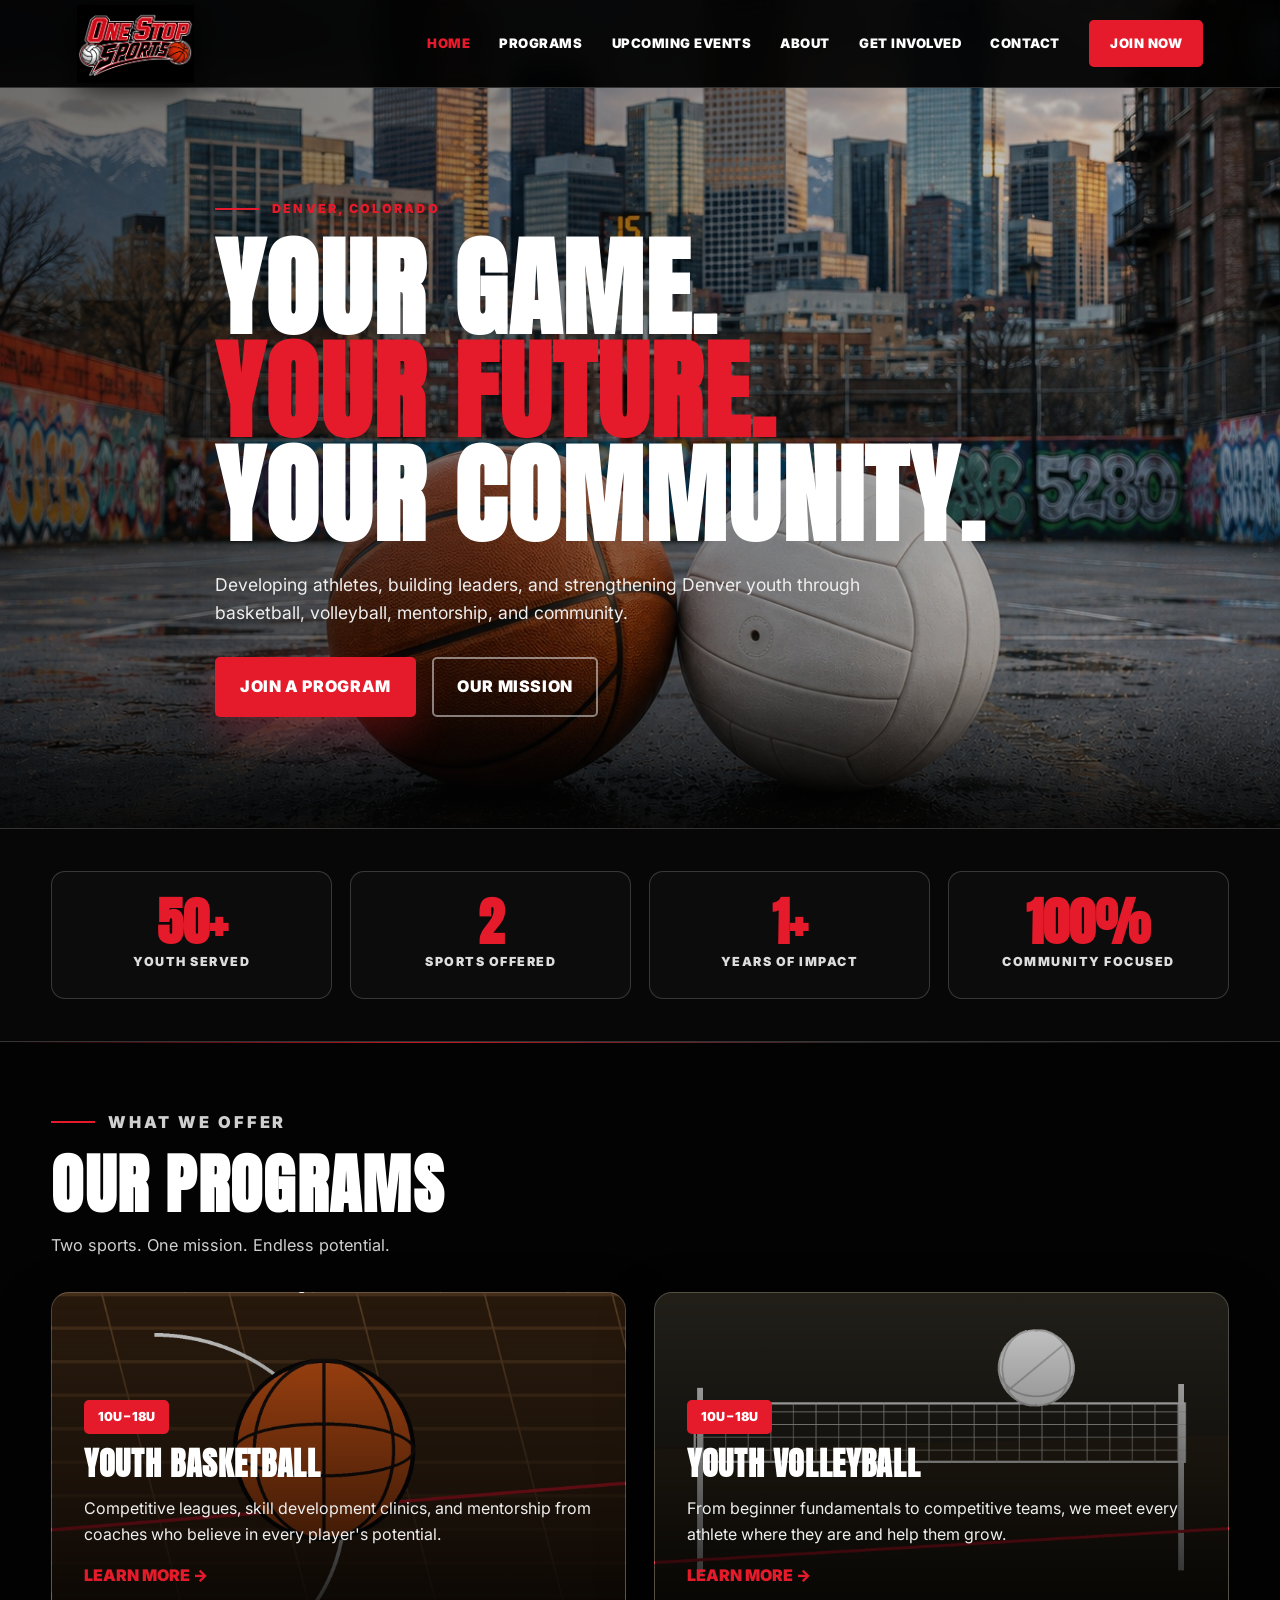
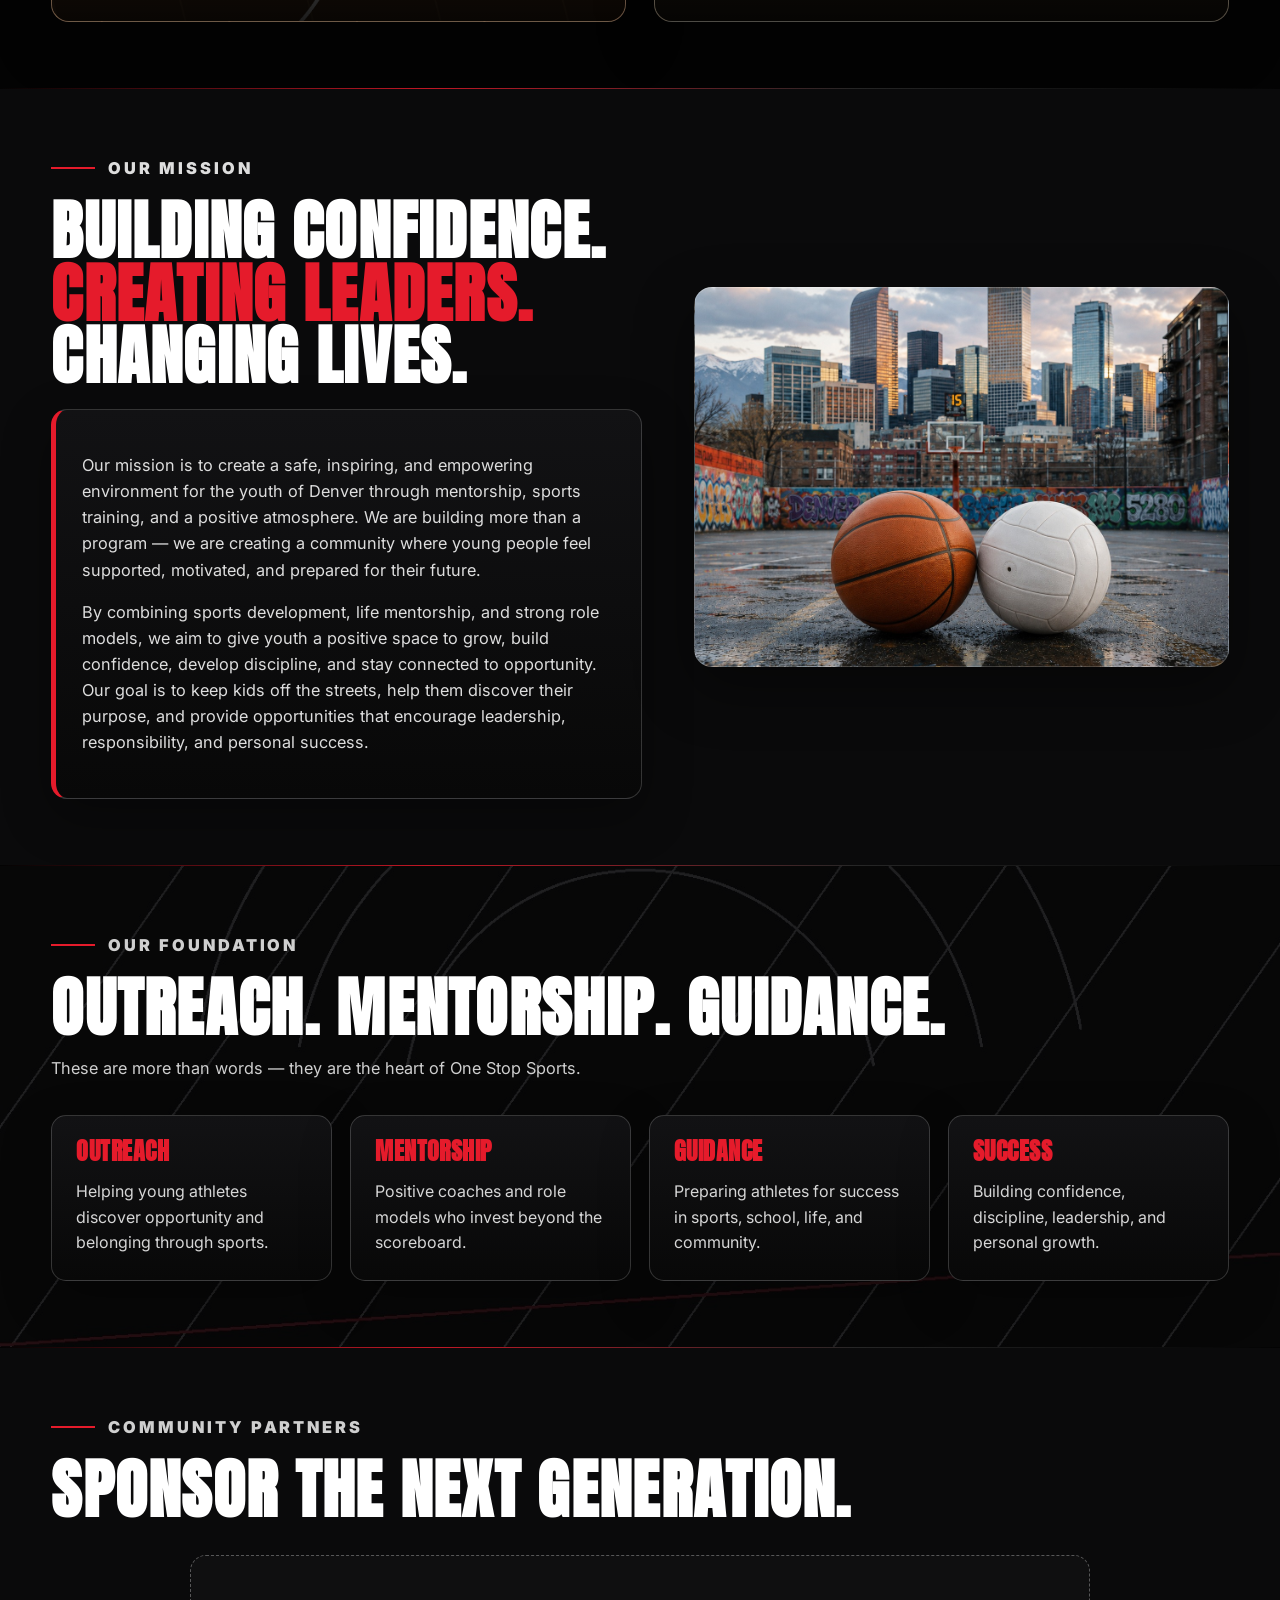
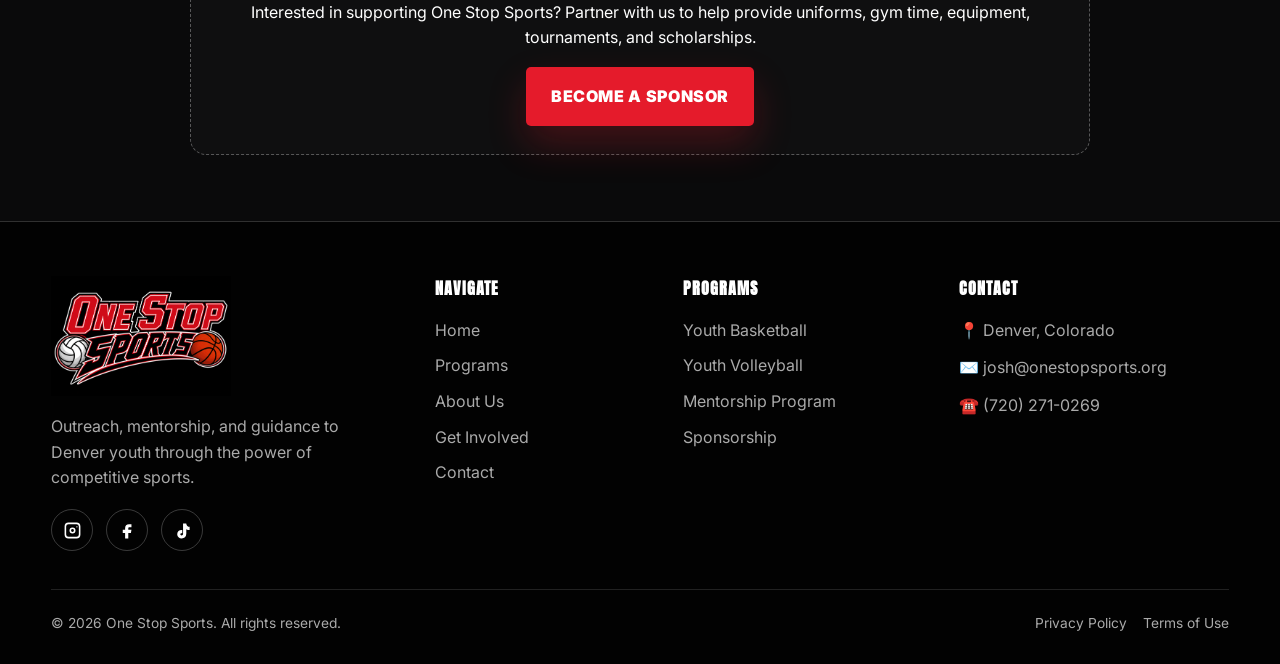
<file: index.html>
<!doctype html>
<html lang="en">
<head>
  <meta charset="utf-8">
  <meta name="viewport" content="width=device-width,initial-scale=1">
  <title>One Stop Sports | Denver Youth Basketball & Volleyball</title>
  <meta name="description" content="One Stop Sports empowers Denver youth through basketball, volleyball, mentorship, and community.">
  <link rel="stylesheet" href="css/styles.css">
</head>
<body>
<header class="header">
  <a class="logo" href="index.html"><img src="./assets/logo.png" alt="One Stop Sports logo"></a>
  <button class="menu" aria-label="Open menu">☰</button>
  <nav class="nav"><a class="active" href="index.html">Home</a><a class="" href="programs.html">Programs</a><a class="" href="upcoming-events.html">Upcoming Events</a><a class="" href="about.html">About</a><a class="" href="get-involved.html">Get Involved</a><a class="" href="contact.html">Contact</a><a class="join" href="get-involved.html">Join Now</a></nav>
</header>
<main>
  <section class="hero">
    <div class="container hero-content reveal">
      <p class="eyebrow">Denver, Colorado</p>
      <h1>Your Game.<br><span>Your Future.</span><br>Your Community.</h1>
      <p class="lead">Developing athletes, building leaders, and strengthening Denver youth through basketball, volleyball, mentorship, and community.</p>
      <div class="btns">
        <a class="btn red" href="get-involved.html">Join a Program</a>
        <a class="btn dark" href="about.html">Our Mission</a>
      </div>
    </div>
  </section>

  <section class="stats section-border">
    <div class="container stats-grid">
      <div class="stat"><strong>50+</strong><span>Youth Served</span></div>
      <div class="stat"><strong>2</strong><span>Sports Offered</span></div>
      <div class="stat"><strong>1+</strong><span>Years of Impact</span></div>
      <div class="stat"><strong>100%</strong><span>Community Focused</span></div>
    </div>
  </section>
  <div class="red-line"></div>

  <section class="section">
    <div class="container">
      <div class="section-head reveal">
        <p class="eyebrow">What We Offer</p>
        <h2>Our Programs</h2>
        <p>Two sports. One mission. Endless potential.</p>
      </div>
      <div class="cards">
        <article class="program-card basketball reveal">
          <div class="content">
            <span class="badge">10U – 18U</span>
            <h3>Youth Basketball</h3>
            <p>Competitive leagues, skill development clinics, and mentorship from coaches who believe in every player's potential.</p>
            <a href="programs.html">Learn More →</a>
          </div>
        </article>
        <article class="program-card volleyball reveal">
          <div class="content">
            <span class="badge">10U – 18U</span>
            <h3>Youth Volleyball</h3>
            <p>From beginner fundamentals to competitive teams, we meet every athlete where they are and help them grow.</p>
            <a href="programs.html">Learn More →</a>
          </div>
        </article>
      </div>
    </div>
  </section>
  <div class="red-line"></div>

  <section class="section alt">
    <div class="container split">
      <div class="reveal">
        <p class="eyebrow">Our Mission</p>
        <h2>Building confidence. <span>Creating leaders.</span> Changing lives.</h2>
        <div class="mission-card"><p>Our mission is to create a safe, inspiring, and empowering environment for the youth of Denver through mentorship, sports training, and a positive atmosphere. We are building more than a program — we are creating a community where young people feel supported, motivated, and prepared for their future.</p><p>By combining sports development, life mentorship, and strong role models, we aim to give youth a positive space to grow, build confidence, develop discipline, and stay connected to opportunity. Our goal is to keep kids off the streets, help them discover their purpose, and provide opportunities that encourage leadership, responsibility, and personal success.</p></div>
      </div>
      <div class="photo reveal"></div>
    </div>
  </section>
  <div class="red-line"></div>

  <section class="section texture">
    <div class="container">
      <div class="section-head reveal">
        <p class="eyebrow">Our Foundation</p>
        <h2>Outreach. Mentorship. Guidance.</h2>
        <p>These are more than words — they are the heart of One Stop Sports.</p>
      </div>
      <div class="value-grid">
        <div class="value-card reveal"><h3>Outreach</h3><p>Helping young athletes discover opportunity and belonging through sports.</p></div>
        <div class="value-card reveal"><h3>Mentorship</h3><p>Positive coaches and role models who invest beyond the scoreboard.</p></div>
        <div class="value-card reveal"><h3>Guidance</h3><p>Preparing athletes for success in sports, school, life, and community.</p></div>
        <div class="value-card reveal"><h3>Success</h3><p>Building confidence, discipline, leadership, and personal growth.</p></div>
      </div>
    </div>
  </section>
  <div class="red-line"></div>

  <section class="section alt">
    <div class="container">
      <div class="section-head reveal">
        <p class="eyebrow">Community Partners</p>
        <h2>Sponsor the next generation.</h2>
      </div>
      <div class="sponsor-box reveal">
        <p>Interested in supporting One Stop Sports? Partner with us to help provide uniforms, gym time, equipment, tournaments, and scholarships.</p>
        <a class="btn red" href="contact.html">Become a Sponsor</a>
      </div>
    </div>
  </section>
</main>
<footer>
  <div class="container">
    <div class="footer-top">
      <div>
        <img class="footer-logo" src="./assets/logo.png" alt="One Stop Sports logo">
        <p>Outreach, mentorship, and guidance to Denver youth through the power of competitive sports.</p>
        <div class="socials">
          <a href="#" aria-label="Instagram"><svg viewBox="0 0 24 24"><path d="M7 2h10a5 5 0 0 1 5 5v10a5 5 0 0 1-5 5H7a5 5 0 0 1-5-5V7a5 5 0 0 1 5-5zm0 2a3 3 0 0 0-3 3v10a3 3 0 0 0 3 3h10a3 3 0 0 0 3-3V7a3 3 0 0 0-3-3H7zm5 4.2A3.8 3.8 0 1 1 12 15.8 3.8 3.8 0 0 1 12 8.2zm0 2A1.8 1.8 0 1 0 12 13.8 1.8 1.8 0 0 0 12 10.2zM17.6 6.5a.9.9 0 1 1-.9.9.9.9 0 0 1 .9-.9z"/></svg></a>
          <a href="#" aria-label="Facebook"><svg viewBox="0 0 24 24"><path d="M14 8h3V4h-3c-3.3 0-5 2-5 5v2H6v4h3v7h4v-7h3.3l.7-4h-4V9c0-.7.3-1 1-1z"/></svg></a>
          <a href="#" aria-label="TikTok"><svg viewBox="0 0 24 24"><path d="M16.7 3c.4 2.6 1.9 4.1 4.3 4.4v4.1a8.6 8.6 0 0 1-4.2-1.1v5.8c0 3.7-2.5 5.8-5.8 5.8-3.1 0-5.7-2.1-5.7-5.3 0-3.6 3-5.6 6.4-5.2v4.1c-1.3-.4-2.4.2-2.4 1.2 0 .9.7 1.4 1.6 1.4 1 0 1.8-.5 1.8-2.1V3h4z"/></svg></a>
        </div>
      </div>
      <div>
        <h4 class="footer-title">Navigate</h4>
        <div class="footer-links">
          <a href="index.html">Home</a>
          <a href="programs.html">Programs</a>
          <a href="about.html">About Us</a>
          <a href="get-involved.html">Get Involved</a>
          <a href="contact.html">Contact</a>
        </div>
      </div>
      <div>
        <h4 class="footer-title">Programs</h4>
        <div class="footer-links">
          <a href="programs.html">Youth Basketball</a>
          <a href="programs.html">Youth Volleyball</a>
          <a href="programs.html">Mentorship Program</a>
          <a href="get-involved.html">Sponsorship</a>
        </div>
      </div>
      <div class="footer-contact">
        <h4 class="footer-title">Contact</h4>
        <p>📍 Denver, Colorado</p>
        <p>✉️ <a href="mailto:josh@onestopsports.org">josh@onestopsports.org</a></p>
        <p>☎️ <a href="tel:7202710269">(720) 271-0269</a></p>
      </div>
    </div>
    <div class="footer-bottom">
      <span>© 2026 One Stop Sports. All rights reserved.</span>
      <span>Privacy Policy &nbsp;&nbsp; Terms of Use</span>
    </div>
  </div>
</footer>
<script src="js/main.js"></script>
</body>
</html>
</file>
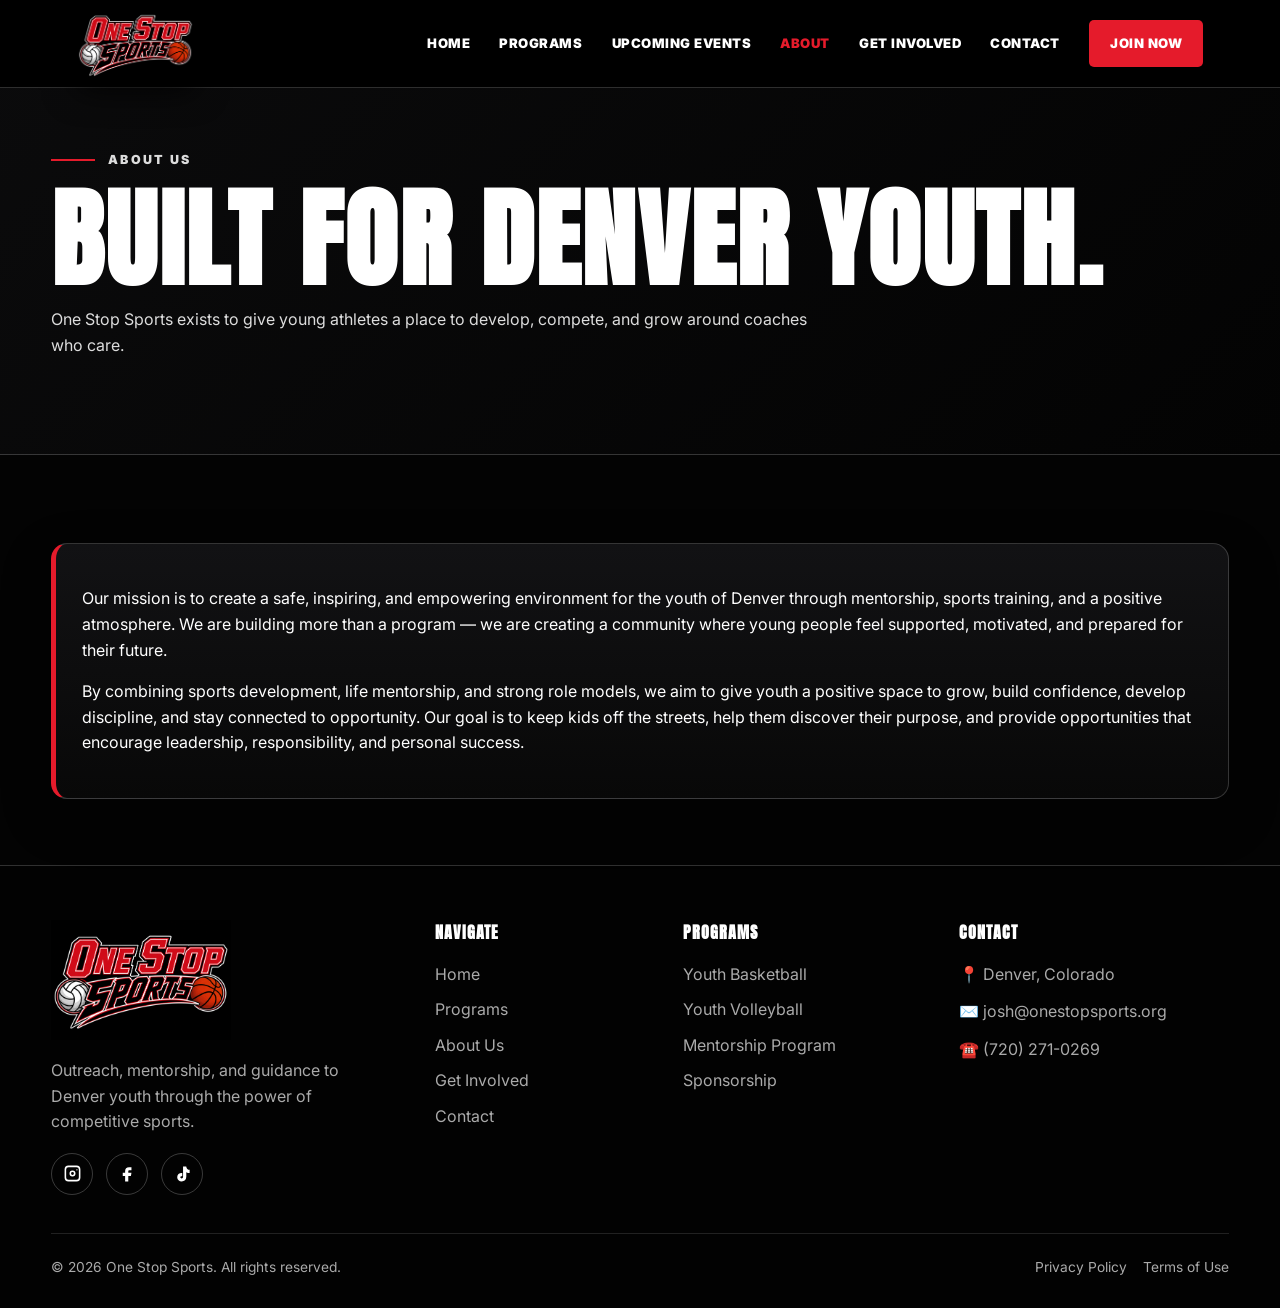
<file: about.html>
<!doctype html>
<html lang="en">
<head>
  <meta charset="utf-8">
  <meta name="viewport" content="width=device-width,initial-scale=1">
  <title>About Us | One Stop Sports</title>
  <link rel="stylesheet" href="css/styles.css">
</head>
<body>
<header class="header">
  <a class="logo" href="index.html"><img src="./assets/logo.png" alt="One Stop Sports logo"></a>
  <button class="menu" aria-label="Open menu">☰</button>
  <nav class="nav"><a class="" href="index.html">Home</a><a class="" href="programs.html">Programs</a><a class="" href="upcoming-events.html">Upcoming Events</a><a class="active" href="about.html">About</a><a class="" href="get-involved.html">Get Involved</a><a class="" href="contact.html">Contact</a><a class="join" href="get-involved.html">Join Now</a></nav>
</header>
<main>
  <section class="page-hero">
    <div class="container">
      <p class="eyebrow">About Us</p>
      <h1>Built for Denver Youth.</h1>
      <p>One Stop Sports exists to give young athletes a place to develop, compete, and grow around coaches who care.</p>
    </div>
  </section>
  <section class="section">
    <div class="container">
      <div class="mission-card"><p>Our mission is to create a safe, inspiring, and empowering environment for the youth of Denver through mentorship, sports training, and a positive atmosphere. We are building more than a program — we are creating a community where young people feel supported, motivated, and prepared for their future.</p><p>By combining sports development, life mentorship, and strong role models, we aim to give youth a positive space to grow, build confidence, develop discipline, and stay connected to opportunity. Our goal is to keep kids off the streets, help them discover their purpose, and provide opportunities that encourage leadership, responsibility, and personal success.</p></div>
    </div>
  </section>
</main>
<footer>
  <div class="container">
    <div class="footer-top">
      <div>
        <img class="footer-logo" src="./assets/logo.png" alt="One Stop Sports logo">
        <p>Outreach, mentorship, and guidance to Denver youth through the power of competitive sports.</p>
        <div class="socials">
          <a href="#" aria-label="Instagram"><svg viewBox="0 0 24 24"><path d="M7 2h10a5 5 0 0 1 5 5v10a5 5 0 0 1-5 5H7a5 5 0 0 1-5-5V7a5 5 0 0 1 5-5zm0 2a3 3 0 0 0-3 3v10a3 3 0 0 0 3 3h10a3 3 0 0 0 3-3V7a3 3 0 0 0-3-3H7zm5 4.2A3.8 3.8 0 1 1 12 15.8 3.8 3.8 0 0 1 12 8.2zm0 2A1.8 1.8 0 1 0 12 13.8 1.8 1.8 0 0 0 12 10.2zM17.6 6.5a.9.9 0 1 1-.9.9.9.9 0 0 1 .9-.9z"/></svg></a>
          <a href="#" aria-label="Facebook"><svg viewBox="0 0 24 24"><path d="M14 8h3V4h-3c-3.3 0-5 2-5 5v2H6v4h3v7h4v-7h3.3l.7-4h-4V9c0-.7.3-1 1-1z"/></svg></a>
          <a href="#" aria-label="TikTok"><svg viewBox="0 0 24 24"><path d="M16.7 3c.4 2.6 1.9 4.1 4.3 4.4v4.1a8.6 8.6 0 0 1-4.2-1.1v5.8c0 3.7-2.5 5.8-5.8 5.8-3.1 0-5.7-2.1-5.7-5.3 0-3.6 3-5.6 6.4-5.2v4.1c-1.3-.4-2.4.2-2.4 1.2 0 .9.7 1.4 1.6 1.4 1 0 1.8-.5 1.8-2.1V3h4z"/></svg></a>
        </div>
      </div>
      <div>
        <h4 class="footer-title">Navigate</h4>
        <div class="footer-links">
          <a href="index.html">Home</a>
          <a href="programs.html">Programs</a>
          <a href="about.html">About Us</a>
          <a href="get-involved.html">Get Involved</a>
          <a href="contact.html">Contact</a>
        </div>
      </div>
      <div>
        <h4 class="footer-title">Programs</h4>
        <div class="footer-links">
          <a href="programs.html">Youth Basketball</a>
          <a href="programs.html">Youth Volleyball</a>
          <a href="programs.html">Mentorship Program</a>
          <a href="get-involved.html">Sponsorship</a>
        </div>
      </div>
      <div class="footer-contact">
        <h4 class="footer-title">Contact</h4>
        <p>📍 Denver, Colorado</p>
        <p>✉️ <a href="mailto:josh@onestopsports.org">josh@onestopsports.org</a></p>
        <p>☎️ <a href="tel:7202710269">(720) 271-0269</a></p>
      </div>
    </div>
    <div class="footer-bottom">
      <span>© 2026 One Stop Sports. All rights reserved.</span>
      <span>Privacy Policy &nbsp;&nbsp; Terms of Use</span>
    </div>
  </div>
</footer>
<script src="js/main.js"></script>
</body>
</html>
</file>
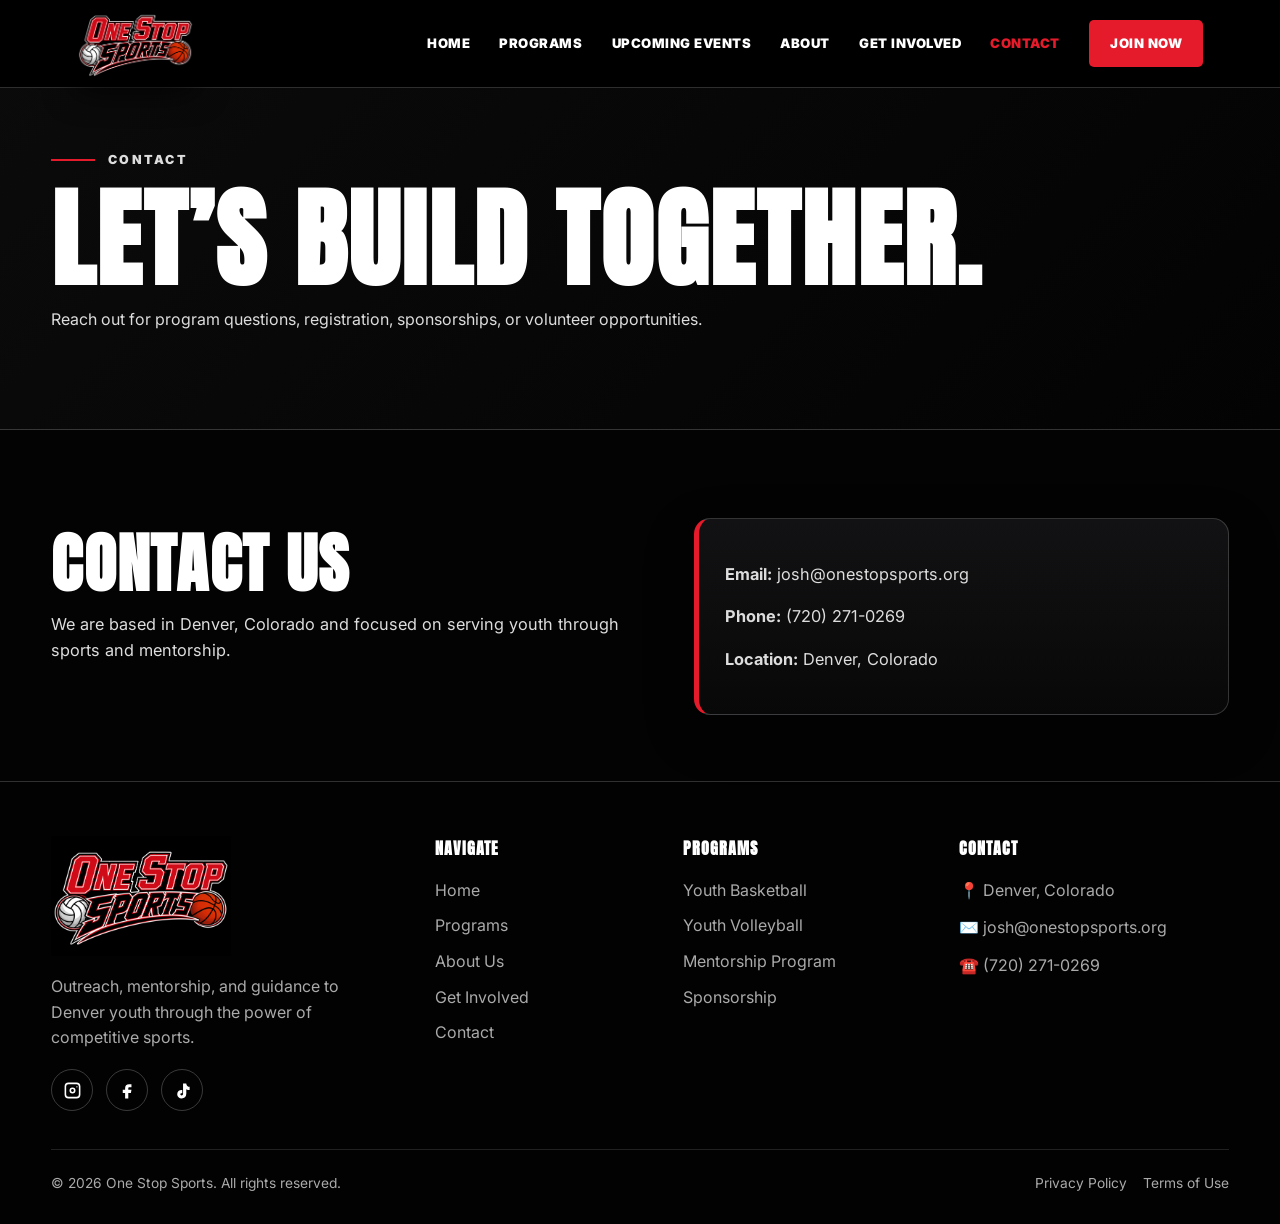
<file: contact.html>
<!doctype html>
<html lang="en">
<head>
  <meta charset="utf-8">
  <meta name="viewport" content="width=device-width,initial-scale=1">
  <title>Contact | One Stop Sports</title>
  <link rel="stylesheet" href="css/styles.css">
</head>
<body>
<header class="header">
  <a class="logo" href="index.html"><img src="./assets/logo.png" alt="One Stop Sports logo"></a>
  <button class="menu" aria-label="Open menu">☰</button>
  <nav class="nav"><a class="" href="index.html">Home</a><a class="" href="programs.html">Programs</a><a class="" href="upcoming-events.html">Upcoming Events</a><a class="" href="about.html">About</a><a class="" href="get-involved.html">Get Involved</a><a class="active" href="contact.html">Contact</a><a class="join" href="get-involved.html">Join Now</a></nav>
</header>
<main>
  <section class="page-hero">
    <div class="container">
      <p class="eyebrow">Contact</p>
      <h1>Let’s Build Together.</h1>
      <p>Reach out for program questions, registration, sponsorships, or volunteer opportunities.</p>
    </div>
  </section>
  <section class="section">
    <div class="container split">
      <div>
        <h2>Contact Us</h2>
        <p>We are based in Denver, Colorado and focused on serving youth through sports and mentorship.</p>
      </div>
      <div class="mission-card">
        <p><strong>Email:</strong> <a href="mailto:josh@onestopsports.org">josh@onestopsports.org</a></p>
        <p><strong>Phone:</strong> <a href="tel:7202710269">(720) 271-0269</a></p>
        <p><strong>Location:</strong> Denver, Colorado</p>
      </div>
    </div>
  </section>
</main>
<footer>
  <div class="container">
    <div class="footer-top">
      <div>
        <img class="footer-logo" src="./assets/logo.png" alt="One Stop Sports logo">
        <p>Outreach, mentorship, and guidance to Denver youth through the power of competitive sports.</p>
        <div class="socials">
          <a href="#" aria-label="Instagram"><svg viewBox="0 0 24 24"><path d="M7 2h10a5 5 0 0 1 5 5v10a5 5 0 0 1-5 5H7a5 5 0 0 1-5-5V7a5 5 0 0 1 5-5zm0 2a3 3 0 0 0-3 3v10a3 3 0 0 0 3 3h10a3 3 0 0 0 3-3V7a3 3 0 0 0-3-3H7zm5 4.2A3.8 3.8 0 1 1 12 15.8 3.8 3.8 0 0 1 12 8.2zm0 2A1.8 1.8 0 1 0 12 13.8 1.8 1.8 0 0 0 12 10.2zM17.6 6.5a.9.9 0 1 1-.9.9.9.9 0 0 1 .9-.9z"/></svg></a>
          <a href="#" aria-label="Facebook"><svg viewBox="0 0 24 24"><path d="M14 8h3V4h-3c-3.3 0-5 2-5 5v2H6v4h3v7h4v-7h3.3l.7-4h-4V9c0-.7.3-1 1-1z"/></svg></a>
          <a href="#" aria-label="TikTok"><svg viewBox="0 0 24 24"><path d="M16.7 3c.4 2.6 1.9 4.1 4.3 4.4v4.1a8.6 8.6 0 0 1-4.2-1.1v5.8c0 3.7-2.5 5.8-5.8 5.8-3.1 0-5.7-2.1-5.7-5.3 0-3.6 3-5.6 6.4-5.2v4.1c-1.3-.4-2.4.2-2.4 1.2 0 .9.7 1.4 1.6 1.4 1 0 1.8-.5 1.8-2.1V3h4z"/></svg></a>
        </div>
      </div>
      <div>
        <h4 class="footer-title">Navigate</h4>
        <div class="footer-links">
          <a href="index.html">Home</a>
          <a href="programs.html">Programs</a>
          <a href="about.html">About Us</a>
          <a href="get-involved.html">Get Involved</a>
          <a href="contact.html">Contact</a>
        </div>
      </div>
      <div>
        <h4 class="footer-title">Programs</h4>
        <div class="footer-links">
          <a href="programs.html">Youth Basketball</a>
          <a href="programs.html">Youth Volleyball</a>
          <a href="programs.html">Mentorship Program</a>
          <a href="get-involved.html">Sponsorship</a>
        </div>
      </div>
      <div class="footer-contact">
        <h4 class="footer-title">Contact</h4>
        <p>📍 Denver, Colorado</p>
        <p>✉️ <a href="mailto:josh@onestopsports.org">josh@onestopsports.org</a></p>
        <p>☎️ <a href="tel:7202710269">(720) 271-0269</a></p>
      </div>
    </div>
    <div class="footer-bottom">
      <span>© 2026 One Stop Sports. All rights reserved.</span>
      <span>Privacy Policy &nbsp;&nbsp; Terms of Use</span>
    </div>
  </div>
</footer>
<script src="js/main.js"></script>
</body>
</html>
</file>
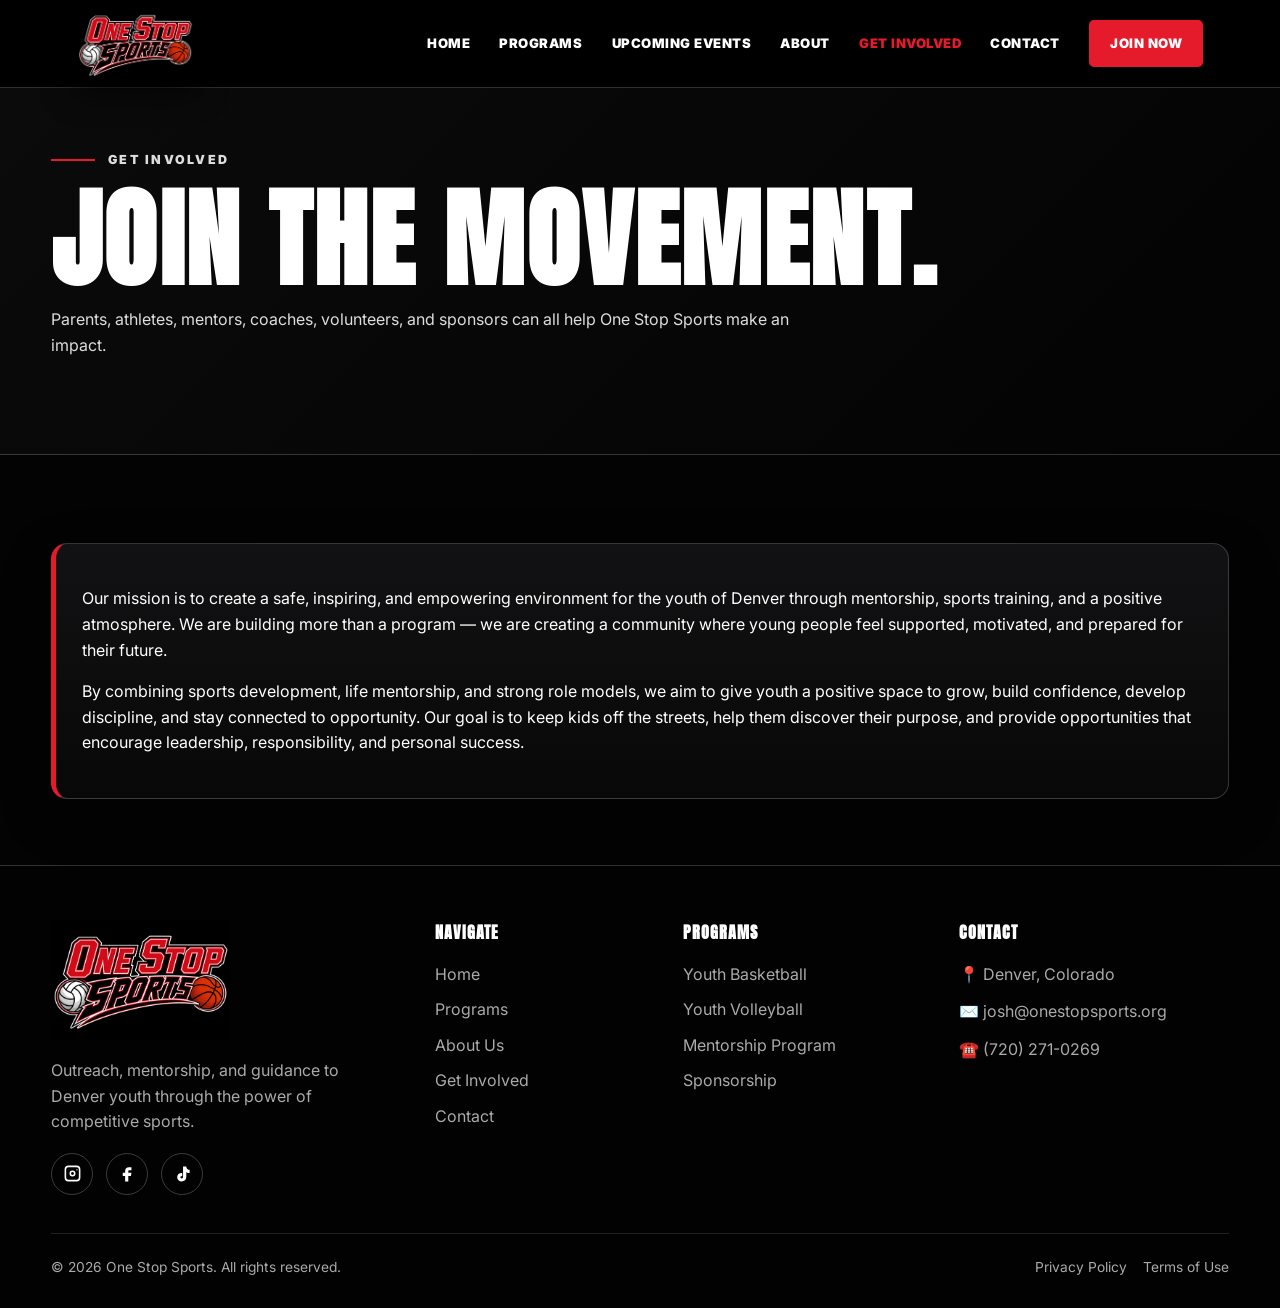
<file: get-involved.html>
<!doctype html>
<html lang="en">
<head>
  <meta charset="utf-8">
  <meta name="viewport" content="width=device-width,initial-scale=1">
  <title>Get Involved | One Stop Sports</title>
  <link rel="stylesheet" href="css/styles.css">
</head>
<body>
<header class="header">
  <a class="logo" href="index.html"><img src="./assets/logo.png" alt="One Stop Sports logo"></a>
  <button class="menu" aria-label="Open menu">☰</button>
  <nav class="nav"><a class="" href="index.html">Home</a><a class="" href="programs.html">Programs</a><a class="" href="upcoming-events.html">Upcoming Events</a><a class="" href="about.html">About</a><a class="active" href="get-involved.html">Get Involved</a><a class="" href="contact.html">Contact</a><a class="join" href="get-involved.html">Join Now</a></nav>
</header>
<main>
  <section class="page-hero">
    <div class="container">
      <p class="eyebrow">Get Involved</p>
      <h1>Join The Movement.</h1>
      <p>Parents, athletes, mentors, coaches, volunteers, and sponsors can all help One Stop Sports make an impact.</p>
    </div>
  </section>
  <section class="section">
    <div class="container">
      <div class="mission-card"><p>Our mission is to create a safe, inspiring, and empowering environment for the youth of Denver through mentorship, sports training, and a positive atmosphere. We are building more than a program — we are creating a community where young people feel supported, motivated, and prepared for their future.</p><p>By combining sports development, life mentorship, and strong role models, we aim to give youth a positive space to grow, build confidence, develop discipline, and stay connected to opportunity. Our goal is to keep kids off the streets, help them discover their purpose, and provide opportunities that encourage leadership, responsibility, and personal success.</p></div>
    </div>
  </section>
</main>
<footer>
  <div class="container">
    <div class="footer-top">
      <div>
        <img class="footer-logo" src="./assets/logo.png" alt="One Stop Sports logo">
        <p>Outreach, mentorship, and guidance to Denver youth through the power of competitive sports.</p>
        <div class="socials">
          <a href="#" aria-label="Instagram"><svg viewBox="0 0 24 24"><path d="M7 2h10a5 5 0 0 1 5 5v10a5 5 0 0 1-5 5H7a5 5 0 0 1-5-5V7a5 5 0 0 1 5-5zm0 2a3 3 0 0 0-3 3v10a3 3 0 0 0 3 3h10a3 3 0 0 0 3-3V7a3 3 0 0 0-3-3H7zm5 4.2A3.8 3.8 0 1 1 12 15.8 3.8 3.8 0 0 1 12 8.2zm0 2A1.8 1.8 0 1 0 12 13.8 1.8 1.8 0 0 0 12 10.2zM17.6 6.5a.9.9 0 1 1-.9.9.9.9 0 0 1 .9-.9z"/></svg></a>
          <a href="#" aria-label="Facebook"><svg viewBox="0 0 24 24"><path d="M14 8h3V4h-3c-3.3 0-5 2-5 5v2H6v4h3v7h4v-7h3.3l.7-4h-4V9c0-.7.3-1 1-1z"/></svg></a>
          <a href="#" aria-label="TikTok"><svg viewBox="0 0 24 24"><path d="M16.7 3c.4 2.6 1.9 4.1 4.3 4.4v4.1a8.6 8.6 0 0 1-4.2-1.1v5.8c0 3.7-2.5 5.8-5.8 5.8-3.1 0-5.7-2.1-5.7-5.3 0-3.6 3-5.6 6.4-5.2v4.1c-1.3-.4-2.4.2-2.4 1.2 0 .9.7 1.4 1.6 1.4 1 0 1.8-.5 1.8-2.1V3h4z"/></svg></a>
        </div>
      </div>
      <div>
        <h4 class="footer-title">Navigate</h4>
        <div class="footer-links">
          <a href="index.html">Home</a>
          <a href="programs.html">Programs</a>
          <a href="about.html">About Us</a>
          <a href="get-involved.html">Get Involved</a>
          <a href="contact.html">Contact</a>
        </div>
      </div>
      <div>
        <h4 class="footer-title">Programs</h4>
        <div class="footer-links">
          <a href="programs.html">Youth Basketball</a>
          <a href="programs.html">Youth Volleyball</a>
          <a href="programs.html">Mentorship Program</a>
          <a href="get-involved.html">Sponsorship</a>
        </div>
      </div>
      <div class="footer-contact">
        <h4 class="footer-title">Contact</h4>
        <p>📍 Denver, Colorado</p>
        <p>✉️ <a href="mailto:josh@onestopsports.org">josh@onestopsports.org</a></p>
        <p>☎️ <a href="tel:7202710269">(720) 271-0269</a></p>
      </div>
    </div>
    <div class="footer-bottom">
      <span>© 2026 One Stop Sports. All rights reserved.</span>
      <span>Privacy Policy &nbsp;&nbsp; Terms of Use</span>
    </div>
  </div>
</footer>
<script src="js/main.js"></script>
</body>
</html>
</file>
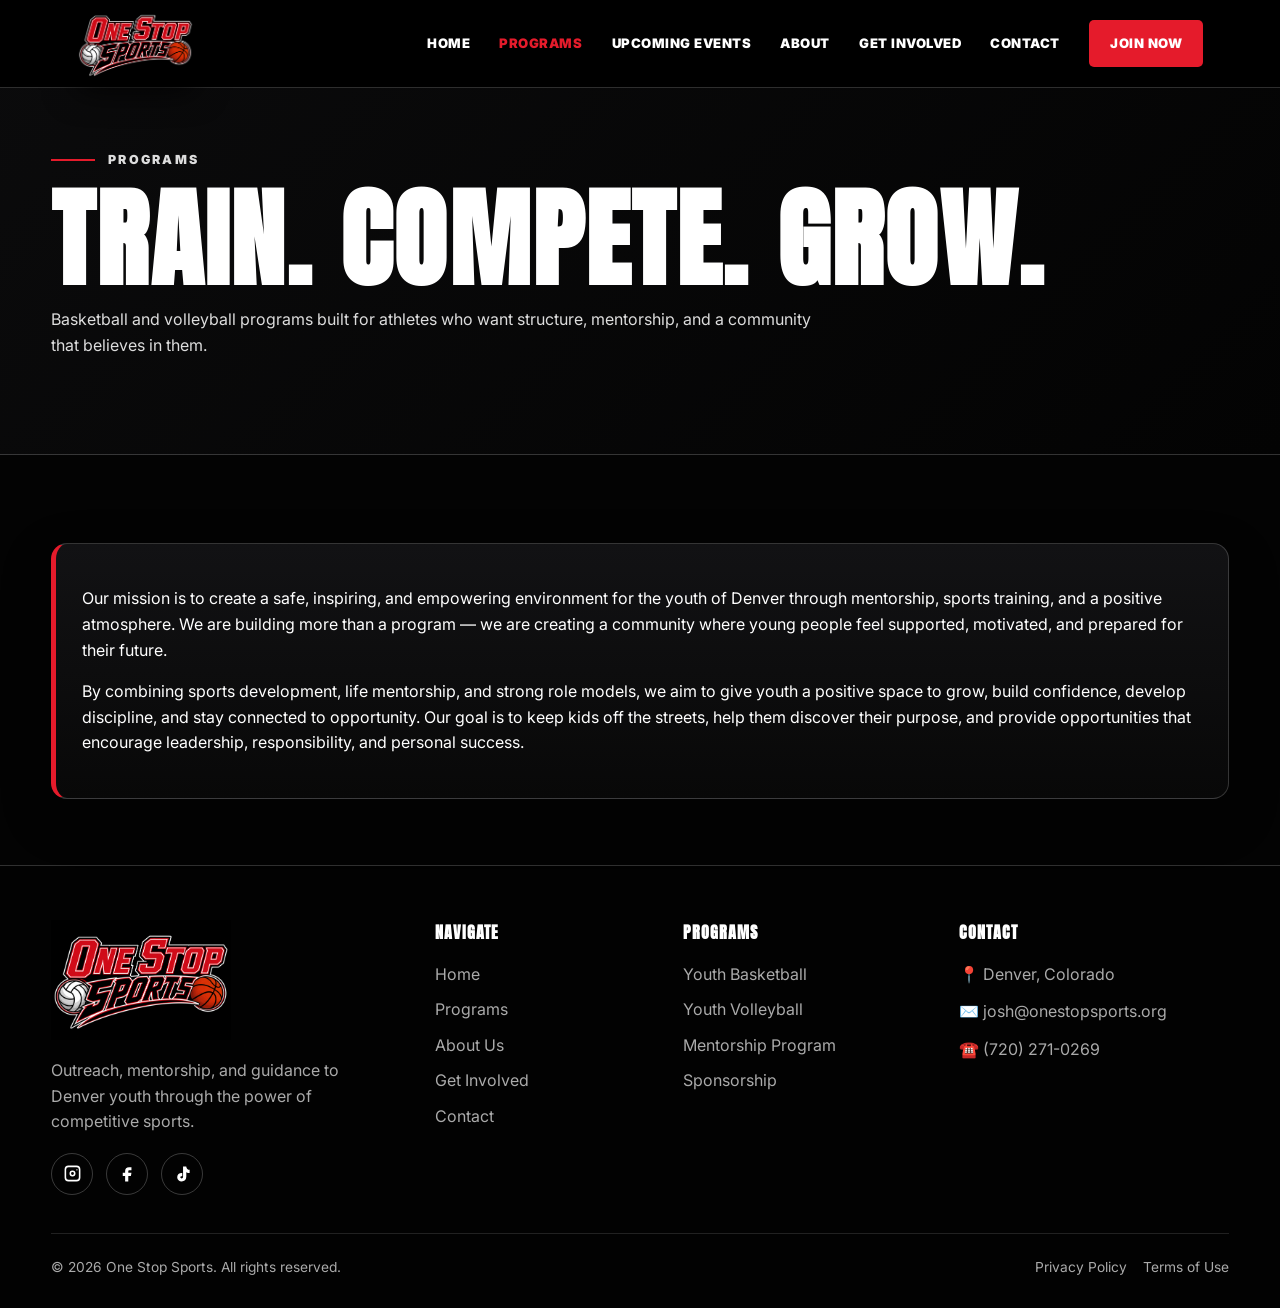
<file: programs.html>
<!doctype html>
<html lang="en">
<head>
  <meta charset="utf-8">
  <meta name="viewport" content="width=device-width,initial-scale=1">
  <title>Programs | One Stop Sports</title>
  <link rel="stylesheet" href="css/styles.css">
</head>
<body>
<header class="header">
  <a class="logo" href="index.html"><img src="./assets/logo.png" alt="One Stop Sports logo"></a>
  <button class="menu" aria-label="Open menu">☰</button>
  <nav class="nav"><a class="" href="index.html">Home</a><a class="active" href="programs.html">Programs</a><a class="" href="upcoming-events.html">Upcoming Events</a><a class="" href="about.html">About</a><a class="" href="get-involved.html">Get Involved</a><a class="" href="contact.html">Contact</a><a class="join" href="get-involved.html">Join Now</a></nav>
</header>
<main>
  <section class="page-hero">
    <div class="container">
      <p class="eyebrow">Programs</p>
      <h1>Train. Compete. Grow.</h1>
      <p>Basketball and volleyball programs built for athletes who want structure, mentorship, and a community that believes in them.</p>
    </div>
  </section>
  <section class="section">
    <div class="container">
      <div class="mission-card"><p>Our mission is to create a safe, inspiring, and empowering environment for the youth of Denver through mentorship, sports training, and a positive atmosphere. We are building more than a program — we are creating a community where young people feel supported, motivated, and prepared for their future.</p><p>By combining sports development, life mentorship, and strong role models, we aim to give youth a positive space to grow, build confidence, develop discipline, and stay connected to opportunity. Our goal is to keep kids off the streets, help them discover their purpose, and provide opportunities that encourage leadership, responsibility, and personal success.</p></div>
    </div>
  </section>
</main>
<footer>
  <div class="container">
    <div class="footer-top">
      <div>
        <img class="footer-logo" src="./assets/logo.png" alt="One Stop Sports logo">
        <p>Outreach, mentorship, and guidance to Denver youth through the power of competitive sports.</p>
        <div class="socials">
          <a href="#" aria-label="Instagram"><svg viewBox="0 0 24 24"><path d="M7 2h10a5 5 0 0 1 5 5v10a5 5 0 0 1-5 5H7a5 5 0 0 1-5-5V7a5 5 0 0 1 5-5zm0 2a3 3 0 0 0-3 3v10a3 3 0 0 0 3 3h10a3 3 0 0 0 3-3V7a3 3 0 0 0-3-3H7zm5 4.2A3.8 3.8 0 1 1 12 15.8 3.8 3.8 0 0 1 12 8.2zm0 2A1.8 1.8 0 1 0 12 13.8 1.8 1.8 0 0 0 12 10.2zM17.6 6.5a.9.9 0 1 1-.9.9.9.9 0 0 1 .9-.9z"/></svg></a>
          <a href="#" aria-label="Facebook"><svg viewBox="0 0 24 24"><path d="M14 8h3V4h-3c-3.3 0-5 2-5 5v2H6v4h3v7h4v-7h3.3l.7-4h-4V9c0-.7.3-1 1-1z"/></svg></a>
          <a href="#" aria-label="TikTok"><svg viewBox="0 0 24 24"><path d="M16.7 3c.4 2.6 1.9 4.1 4.3 4.4v4.1a8.6 8.6 0 0 1-4.2-1.1v5.8c0 3.7-2.5 5.8-5.8 5.8-3.1 0-5.7-2.1-5.7-5.3 0-3.6 3-5.6 6.4-5.2v4.1c-1.3-.4-2.4.2-2.4 1.2 0 .9.7 1.4 1.6 1.4 1 0 1.8-.5 1.8-2.1V3h4z"/></svg></a>
        </div>
      </div>
      <div>
        <h4 class="footer-title">Navigate</h4>
        <div class="footer-links">
          <a href="index.html">Home</a>
          <a href="programs.html">Programs</a>
          <a href="about.html">About Us</a>
          <a href="get-involved.html">Get Involved</a>
          <a href="contact.html">Contact</a>
        </div>
      </div>
      <div>
        <h4 class="footer-title">Programs</h4>
        <div class="footer-links">
          <a href="programs.html">Youth Basketball</a>
          <a href="programs.html">Youth Volleyball</a>
          <a href="programs.html">Mentorship Program</a>
          <a href="get-involved.html">Sponsorship</a>
        </div>
      </div>
      <div class="footer-contact">
        <h4 class="footer-title">Contact</h4>
        <p>📍 Denver, Colorado</p>
        <p>✉️ <a href="mailto:josh@onestopsports.org">josh@onestopsports.org</a></p>
        <p>☎️ <a href="tel:7202710269">(720) 271-0269</a></p>
      </div>
    </div>
    <div class="footer-bottom">
      <span>© 2026 One Stop Sports. All rights reserved.</span>
      <span>Privacy Policy &nbsp;&nbsp; Terms of Use</span>
    </div>
  </div>
</footer>
<script src="js/main.js"></script>
</body>
</html>
</file>
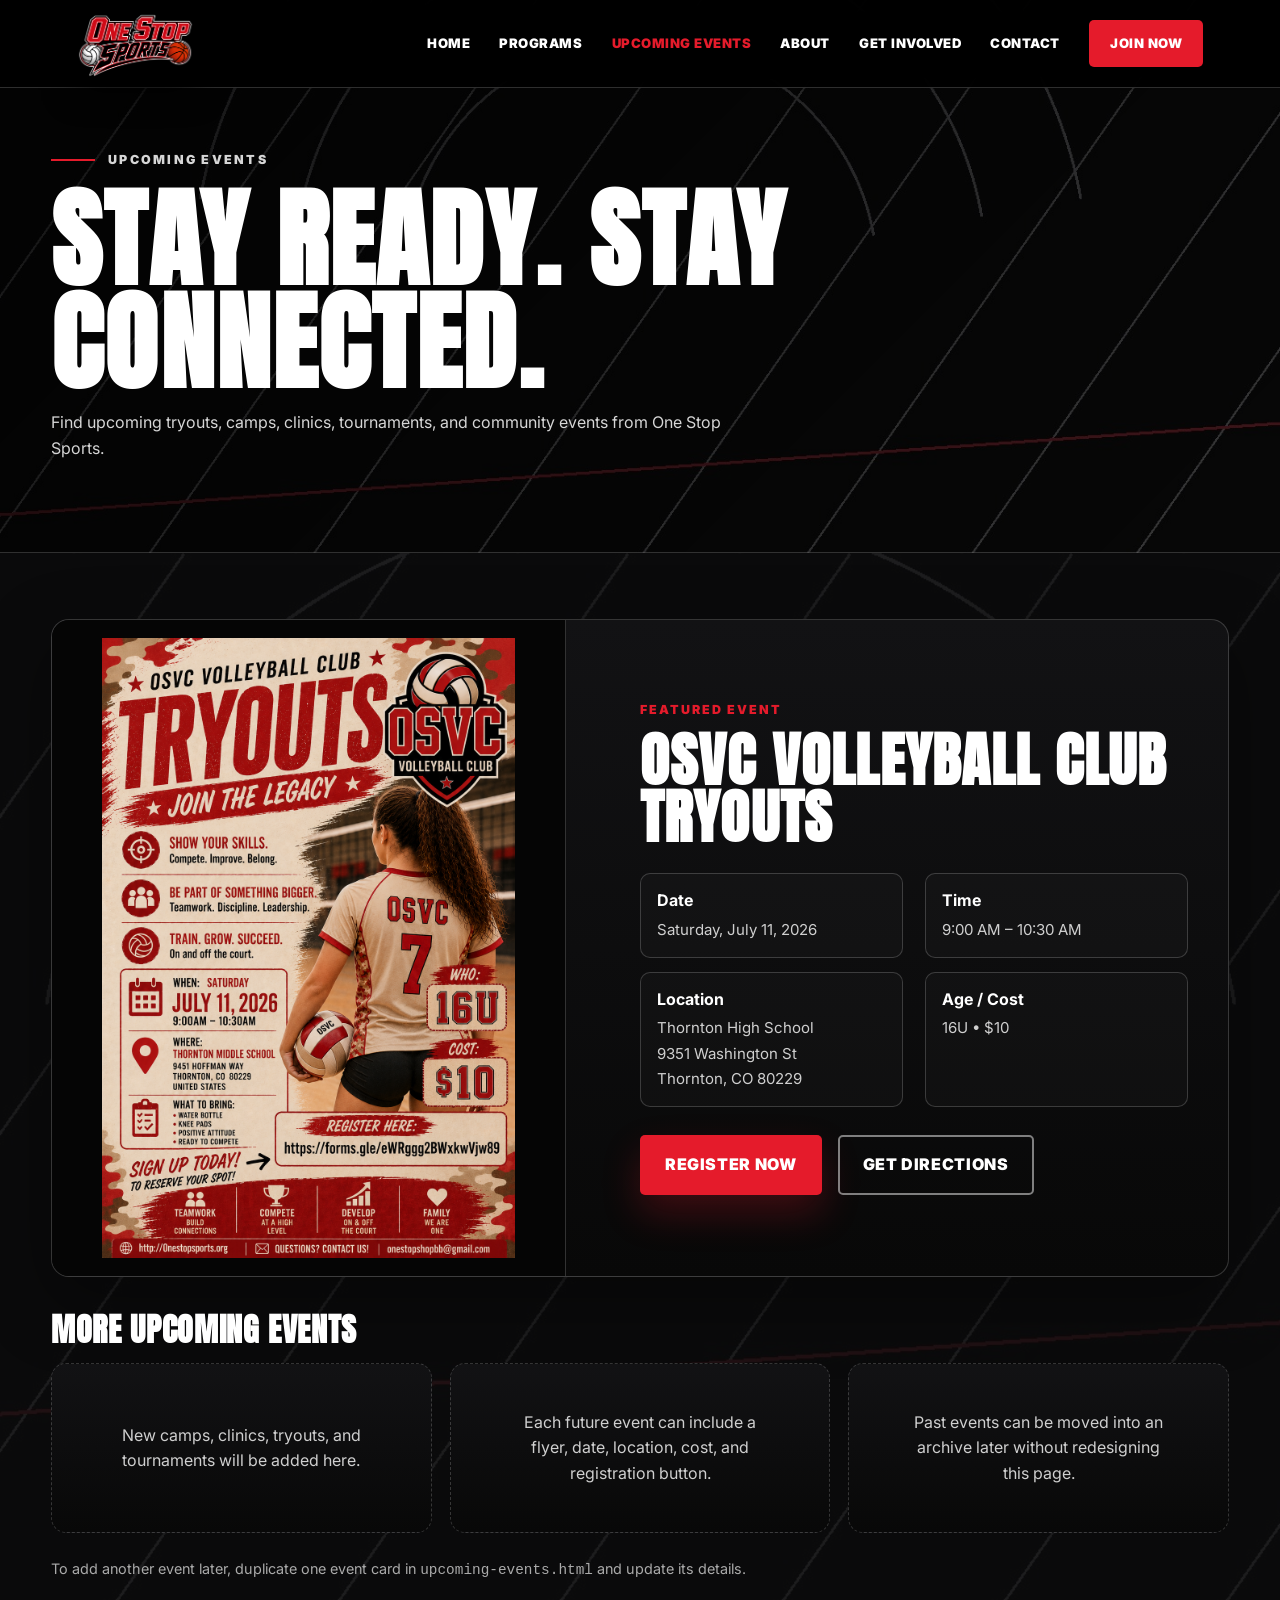
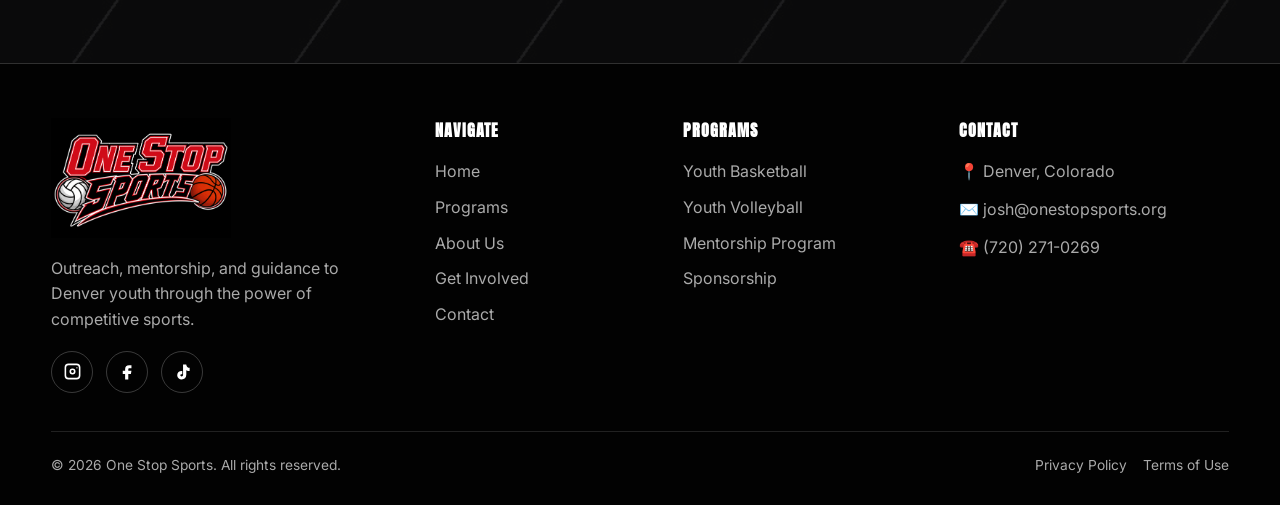
<file: upcoming-events.html>
<!doctype html>
<html lang="en">
<head>
  <meta charset="utf-8">
  <meta name="viewport" content="width=device-width,initial-scale=1">
  <title>Upcoming Events | One Stop Sports</title>
  <meta name="description" content="Upcoming One Stop Sports tryouts, camps, clinics, tournaments, and community events.">
  <link rel="stylesheet" href="css/styles.css">
</head>
<body class="events-page">
<header class="header">
  <a class="logo" href="index.html"><img src="./assets/logo.png" alt="One Stop Sports logo"></a>
  <button class="menu" aria-label="Open menu">☰</button>
  <nav class="nav"><a class="" href="index.html">Home</a><a class="" href="programs.html">Programs</a><a class="active" href="upcoming-events.html">Upcoming Events</a><a class="" href="about.html">About</a><a class="" href="get-involved.html">Get Involved</a><a class="" href="contact.html">Contact</a><a class="join" href="get-involved.html">Join Now</a></nav>
</header>
<main>
  <section class="events-hero">
    <div class="container">
      <p class="eyebrow">Upcoming Events</p>
      <h1>Stay Ready. Stay Connected.</h1>
      <p>Find upcoming tryouts, camps, clinics, tournaments, and community events from One Stop Sports.</p>
    </div>
  </section>

  <section class="events-section">
    <div class="container">
      <article class="featured-event">
        <div class="event-flyer">
          <img src="assets/osvc-tryouts-flyer.png" alt="OSVC Volleyball Club Tryouts flyer">
        </div>
        <div class="event-details">
          <div class="event-kicker">Featured Event</div>
          <h2>OSVC Volleyball Club Tryouts</h2>
          <div class="event-meta">
            <div><strong>Date</strong><span>Saturday, July 11, 2026</span></div>
            <div><strong>Time</strong><span>9:00 AM – 10:30 AM</span></div>
            <div><strong>Location</strong><span>Thornton High School<br>9351 Washington St<br>Thornton, CO 80229</span></div>
            <div><strong>Age / Cost</strong><span>16U • $10</span></div>
          </div>
          <div class="btns">
            <a class="btn red" href="https://docs.google.com/forms/d/e/1FAIpQLSeuzuis04PGL8Yvt9ty29xH8nZByHvD9Q5435ameY7vYw4iRQ/viewform?usp=send_form" target="_blank" rel="noopener">Register Now</a>
            <a class="btn dark" href="https://www.google.com/maps/search/?api=1&query=Thornton+High+School+9351+Washington+St+Thornton+CO+80229" target="_blank" rel="noopener">Get Directions</a>
          </div>
        </div>
      </article>

      <div class="events-list">
        <h3>More Upcoming Events</h3>
        <div class="event-card-grid">
          <div class="event-card placeholder">
            <p>New camps, clinics, tryouts, and tournaments will be added here.</p>
          </div>
          <div class="event-card placeholder">
            <p>Each future event can include a flyer, date, location, cost, and registration button.</p>
          </div>
          <div class="event-card placeholder">
            <p>Past events can be moved into an archive later without redesigning this page.</p>
          </div>
        </div>
        <p class="events-note">To add another event later, duplicate one event card in <code>upcoming-events.html</code> and update its details.</p>
      </div>
    </div>
  </section>
</main>
<footer>
  <div class="container">
    <div class="footer-top">
      <div>
        <img class="footer-logo" src="./assets/logo.png" alt="One Stop Sports logo">
        <p>Outreach, mentorship, and guidance to Denver youth through the power of competitive sports.</p>
        <div class="socials">
          <a href="#" aria-label="Instagram"><svg viewBox="0 0 24 24"><path d="M7 2h10a5 5 0 0 1 5 5v10a5 5 0 0 1-5 5H7a5 5 0 0 1-5-5V7a5 5 0 0 1 5-5zm0 2a3 3 0 0 0-3 3v10a3 3 0 0 0 3 3h10a3 3 0 0 0 3-3V7a3 3 0 0 0-3-3H7zm5 4.2A3.8 3.8 0 1 1 12 15.8 3.8 3.8 0 0 1 12 8.2zm0 2A1.8 1.8 0 1 0 12 13.8 1.8 1.8 0 0 0 12 10.2zM17.6 6.5a.9.9 0 1 1-.9.9.9.9 0 0 1 .9-.9z"/></svg></a>
          <a href="#" aria-label="Facebook"><svg viewBox="0 0 24 24"><path d="M14 8h3V4h-3c-3.3 0-5 2-5 5v2H6v4h3v7h4v-7h3.3l.7-4h-4V9c0-.7.3-1 1-1z"/></svg></a>
          <a href="#" aria-label="TikTok"><svg viewBox="0 0 24 24"><path d="M16.7 3c.4 2.6 1.9 4.1 4.3 4.4v4.1a8.6 8.6 0 0 1-4.2-1.1v5.8c0 3.7-2.5 5.8-5.8 5.8-3.1 0-5.7-2.1-5.7-5.3 0-3.6 3-5.6 6.4-5.2v4.1c-1.3-.4-2.4.2-2.4 1.2 0 .9.7 1.4 1.6 1.4 1 0 1.8-.5 1.8-2.1V3h4z"/></svg></a>
        </div>
      </div>
      <div>
        <h4 class="footer-title">Navigate</h4>
        <div class="footer-links">
          <a href="index.html">Home</a>
          <a href="programs.html">Programs</a>
          <a href="about.html">About Us</a>
          <a href="get-involved.html">Get Involved</a>
          <a href="contact.html">Contact</a>
        </div>
      </div>
      <div>
        <h4 class="footer-title">Programs</h4>
        <div class="footer-links">
          <a href="programs.html">Youth Basketball</a>
          <a href="programs.html">Youth Volleyball</a>
          <a href="programs.html">Mentorship Program</a>
          <a href="get-involved.html">Sponsorship</a>
        </div>
      </div>
      <div class="footer-contact">
        <h4 class="footer-title">Contact</h4>
        <p>📍 Denver, Colorado</p>
        <p>✉️ <a href="mailto:josh@onestopsports.org">josh@onestopsports.org</a></p>
        <p>☎️ <a href="tel:7202710269">(720) 271-0269</a></p>
      </div>
    </div>
    <div class="footer-bottom">
      <span>© 2026 One Stop Sports. All rights reserved.</span>
      <span>Privacy Policy &nbsp;&nbsp; Terms of Use</span>
    </div>
  </div>
</footer>
<script src="js/main.js"></script>
</body>
</html>
</file>
<file: css/styles.css>
@import url('https://fonts.googleapis.com/css2?family=Anton&family=Inter:wght@400;500;700;800;900&display=swap');

:root{
  --black:#030303;
  --charcoal:#0b0b0c;
  --panel:#111112;
  --red:#e51b2b;
  --white:#ffffff;
  --muted:#cfcfcf;
  --line:rgba(255,255,255,.18);
}

*{box-sizing:border-box}
html{scroll-behavior:smooth}
body{margin:0;background:var(--black);color:var(--white);font-family:Inter,Arial,sans-serif;line-height:1.6}
a{text-decoration:none;color:inherit}
img{max-width:100%;display:block}
.container{width:min(1240px,92%);margin:auto}

.header{
  position:fixed;top:0;left:0;right:0;z-index:100;
  height:88px;display:flex;align-items:center;justify-content:space-between;
  padding:0 6%;background:rgba(0,0,0,.93);border-bottom:1px solid var(--line);backdrop-filter:blur(12px);
}
.logo img{height:78px;width:auto;filter:drop-shadow(0 7px 16px rgba(0,0,0,.8))}
.nav{display:flex;gap:29px;align-items:center;text-transform:uppercase;font-weight:900;font-size:.82rem;letter-spacing:.04em}
.nav a:hover,.nav a.active{color:var(--red)}
.nav .join{background:var(--red);padding:13px 21px;border-radius:5px;color:#fff}
.nav .join:hover{background:#fff;color:#000}
.menu{display:none;background:transparent;color:#fff;border:0;font-size:31px}

.hero{
  min-height:92vh;position:relative;display:flex;align-items:center;overflow:hidden;
  background:
    linear-gradient(90deg,rgba(0,0,0,.54) 0%,rgba(0,0,0,.40) 45%,rgba(0,0,0,.16) 100%),
    url('../assets/hero-denver.jpg') center/cover;
}
.hero:after{content:"";position:absolute;left:0;right:0;bottom:0;height:20%;background:linear-gradient(transparent,rgba(3,3,3,.88))}
.hero-content{position:relative;z-index:1;max-width:850px;padding-top:88px}

.eyebrow{display:flex;align-items:center;gap:13px;color:var(--red);font-weight:900;letter-spacing:.18em;text-transform:uppercase;font-size:.78rem;margin:0 0 18px}
.eyebrow:before{content:"";width:44px;height:2px;background:var(--red)}
h1,h2,h3{font-family:Anton,Impact,sans-serif;text-transform:uppercase;line-height:.96;margin:0;letter-spacing:.02em}
h1{font-size:clamp(4rem,8.4vw,8.2rem)}
h1 span,h2 span{color:var(--red)}
h2{font-size:clamp(2.6rem,5.1vw,4.9rem)}
h3{font-size:2rem}
.lead{font-size:1.1rem;color:#eee;max-width:645px;margin:24px 0 30px}

.btns{display:flex;gap:16px;flex-wrap:wrap}
.btn{display:inline-flex;align-items:center;justify-content:center;text-transform:uppercase;font-weight:900;letter-spacing:.04em;padding:15px 23px;border-radius:5px;border:2px solid transparent;min-width:160px;transition:.22s}
.btn.red{background:var(--red);box-shadow:0 18px 38px rgba(229,27,43,.24)}
.btn.red:hover{background:white;color:black;transform:translateY(-3px)}
.btn.dark{border-color:rgba(255,255,255,.48)}
.btn.dark:hover{border-color:var(--red);color:var(--red)}

.section-border{border-top:1px solid var(--line);border-bottom:1px solid var(--line)}
.stats{padding:42px 0;background:#070707}
.stats-grid{display:grid;grid-template-columns:repeat(4,1fr);gap:18px}
.stat{border:1px solid var(--line);border-radius:14px;padding:24px 14px;text-align:center;background:rgba(255,255,255,.025)}
.stat strong{display:block;color:var(--red);font-family:Anton;font-size:3.25rem;line-height:1}
.stat span{text-transform:uppercase;letter-spacing:.12em;font-size:.78rem;font-weight:900;color:#ddd}

.section{position:relative;padding:66px 0}
.section.alt{background:#0a0a0b}
.section.texture{background:#0b0b0c;overflow:hidden}
.section.texture:before{content:"";position:absolute;inset:0;background:url('../assets/texture.jpg') center/cover;opacity:.46;pointer-events:none}
.section.texture:after{content:"";position:absolute;inset:0;background:rgba(0,0,0,.35);pointer-events:none}
.section.texture .container{position:relative;z-index:1}
.red-line{height:1px;background:linear-gradient(90deg,transparent,rgba(229,27,43,.85),rgba(255,255,255,.14),transparent)}
.section-head{margin-bottom:34px}
.section-head p{color:var(--muted);font-size:1.02rem}

.cards{display:grid;grid-template-columns:repeat(2,1fr);gap:28px}
.program-card{min-height:330px;border-radius:18px;overflow:hidden;position:relative;display:flex;align-items:flex-end;border:1px solid var(--line);background-size:cover;background-position:center;transition:.25s;box-shadow:0 20px 55px rgba(0,0,0,.34)}
.program-card:hover{transform:translateY(-6px);border-color:rgba(229,27,43,.58)}
.program-card:after{content:"";position:absolute;inset:0;background:linear-gradient(180deg,rgba(0,0,0,.12),rgba(0,0,0,.88))}
.program-card .content{position:relative;z-index:1;padding:32px}
.badge{display:inline-block;background:var(--red);border-radius:5px;padding:7px 14px;font-weight:900;font-size:.78rem;margin-bottom:15px}
.program-card p{color:#eee}
.program-card a{color:var(--red);font-weight:900;text-transform:uppercase}
.basketball{background-image:url('../assets/basketball.jpg')}
.volleyball{background-image:url('../assets/volleyball.jpg')}

.split{display:grid;grid-template-columns:1.05fr .95fr;gap:52px;align-items:center}
.split p{color:#ddd;font-size:1.02rem}
.photo{min-height:380px;border-radius:18px;border:1px solid var(--line);background:url('../assets/mission-denver.jpg') center/cover;box-shadow:0 20px 58px rgba(0,0,0,.42)}
.mission-card{background:linear-gradient(180deg,#121214,#080808);border:1px solid var(--line);border-left:5px solid var(--red);border-radius:16px;padding:26px;box-shadow:0 18px 50px rgba(0,0,0,.32);margin-top:22px}

.value-grid{display:grid;grid-template-columns:repeat(4,1fr);gap:18px}
.value-card{background:linear-gradient(180deg,#121214,#080808);border:1px solid var(--line);border-radius:15px;padding:24px;box-shadow:0 18px 50px rgba(0,0,0,.28)}
.value-card h3{font-size:1.5rem;color:var(--red)}
.value-card p{color:#d6d6d6;margin-bottom:0}

.sponsor-box{border:1px dashed rgba(255,255,255,.30);border-radius:16px;padding:28px;background:rgba(255,255,255,.025);text-align:center;max-width:900px;margin:auto}

footer{background:#020202;border-top:1px solid var(--line);padding:54px 0 30px;color:#aaa}
.footer-top{display:grid;grid-template-columns:1.25fr .75fr .85fr 1fr;gap:46px;align-items:start}
.footer-logo{width:180px;margin-bottom:18px}
.footer-title{font-family:Anton;text-transform:uppercase;color:#fff;letter-spacing:.06em;margin:0 0 16px}
.footer-links{display:grid;gap:10px}
.footer-links a:hover{color:var(--red)}
.socials{display:flex;gap:13px;margin-top:18px}
.socials a{width:42px;height:42px;border:1px solid rgba(255,255,255,.22);border-radius:50%;display:grid;place-items:center;color:#fff;transition:.2s}
.socials a:hover{background:var(--red);border-color:var(--red)}
.socials svg{width:19px;height:19px;fill:currentColor}
.footer-contact p{margin:0 0 12px}
.footer-bottom{border-top:1px solid rgba(255,255,255,.12);margin-top:38px;padding-top:22px;display:flex;justify-content:space-between;gap:20px;flex-wrap:wrap;font-size:.86rem}

.page-hero{padding:150px 0 80px;background:linear-gradient(135deg,#0b0b0c,#030303);border-bottom:1px solid var(--line)}
.page-hero p{color:#ddd;max-width:760px}
.reveal{opacity:0;transform:translateY(20px);transition:.6s}
.reveal.show{opacity:1;transform:none}

@media(max-width:950px){
  .header{height:82px;padding:0 5%}
  .logo img{height:68px}
  .menu{display:block}
  .nav{display:none;position:absolute;top:82px;left:0;right:0;background:#050505;border-bottom:1px solid var(--line);padding:24px 6%;flex-direction:column;align-items:flex-start}
  .nav.open{display:flex}
  h1{font-size:3.65rem}
  .hero{min-height:88vh}
  .hero-content{padding-top:84px}
  .stats-grid,.cards,.split,.value-grid,.footer-top{grid-template-columns:1fr}
  .section{padding:56px 0}
  .footer-logo{width:165px}
}


/* Upcoming Events */
.events-page{
  background:#060606;
}
.events-hero{
  padding:150px 0 74px;
  background:
    linear-gradient(135deg,rgba(0,0,0,.80),rgba(0,0,0,.42)),
    url('../assets/texture.jpg') center/cover;
  border-bottom:1px solid var(--line);
}
.events-hero p{
  max-width:720px;
  color:#d6d6d6;
}
.events-section{
  position:relative;
  padding:66px 0;
  background:#0a0a0b;
}
.events-section:before{
  content:"";
  position:absolute;
  inset:0;
  background:url('../assets/texture.jpg') center/cover;
  opacity:.22;
  pointer-events:none;
}
.events-section .container{
  position:relative;
  z-index:1;
}
.featured-event{
  display:grid;
  grid-template-columns:.9fr 1.1fr;
  gap:34px;
  align-items:stretch;
  border:1px solid var(--line);
  border-radius:18px;
  overflow:hidden;
  background:linear-gradient(180deg,#121214,#080808);
  box-shadow:0 24px 70px rgba(0,0,0,.38);
}
.event-flyer{
  background:#050505;
  min-height:520px;
  display:flex;
  align-items:center;
  justify-content:center;
  padding:18px;
  border-right:1px solid var(--line);
}
.event-flyer img{
  width:100%;
  height:100%;
  max-height:620px;
  object-fit:contain;
  border-radius:10px;
}
.event-details{
  padding:40px;
  display:flex;
  flex-direction:column;
  justify-content:center;
}
.event-kicker{
  color:var(--red);
  text-transform:uppercase;
  font-weight:900;
  letter-spacing:.16em;
  font-size:.78rem;
  margin-bottom:12px;
}
.event-details h2{
  font-size:clamp(2.4rem,4.6vw,4.3rem);
  margin-bottom:20px;
}
.event-meta{
  display:grid;
  grid-template-columns:1fr 1fr;
  gap:14px 22px;
  margin:8px 0 28px;
}
.event-meta div{
  border:1px solid var(--line);
  border-radius:10px;
  padding:14px 16px;
  background:rgba(255,255,255,.025);
}
.event-meta strong{
  display:block;
  color:#fff;
  margin-bottom:3px;
}
.event-meta span{
  color:#cfcfcf;
  font-size:.94rem;
}
.events-list{
  margin-top:38px;
}
.events-list h3{
  margin-bottom:18px;
}
.event-card-grid{
  display:grid;
  grid-template-columns:repeat(3,1fr);
  gap:18px;
}
.event-card{
  border:1px solid var(--line);
  border-radius:15px;
  padding:24px;
  background:linear-gradient(180deg,#121214,#080808);
}
.event-card h4{
  margin:0 0 10px;
  font-family:Anton,Impact,sans-serif;
  text-transform:uppercase;
  font-size:1.55rem;
}
.event-card p{
  color:#cfcfcf;
  margin:0;
}
.event-card.placeholder{
  border-style:dashed;
  text-align:center;
  display:flex;
  align-items:center;
  justify-content:center;
  min-height:170px;
}
.event-card.placeholder p{
  max-width:260px;
}
.events-note{
  margin-top:24px;
  color:#aaa;
  font-size:.9rem;
}
@media(max-width:950px){
  .featured-event{grid-template-columns:1fr}
  .event-flyer{border-right:0;border-bottom:1px solid var(--line);min-height:0}
  .event-details{padding:28px}
  .event-meta{grid-template-columns:1fr}
  .event-card-grid{grid-template-columns:1fr}
}
</file>
